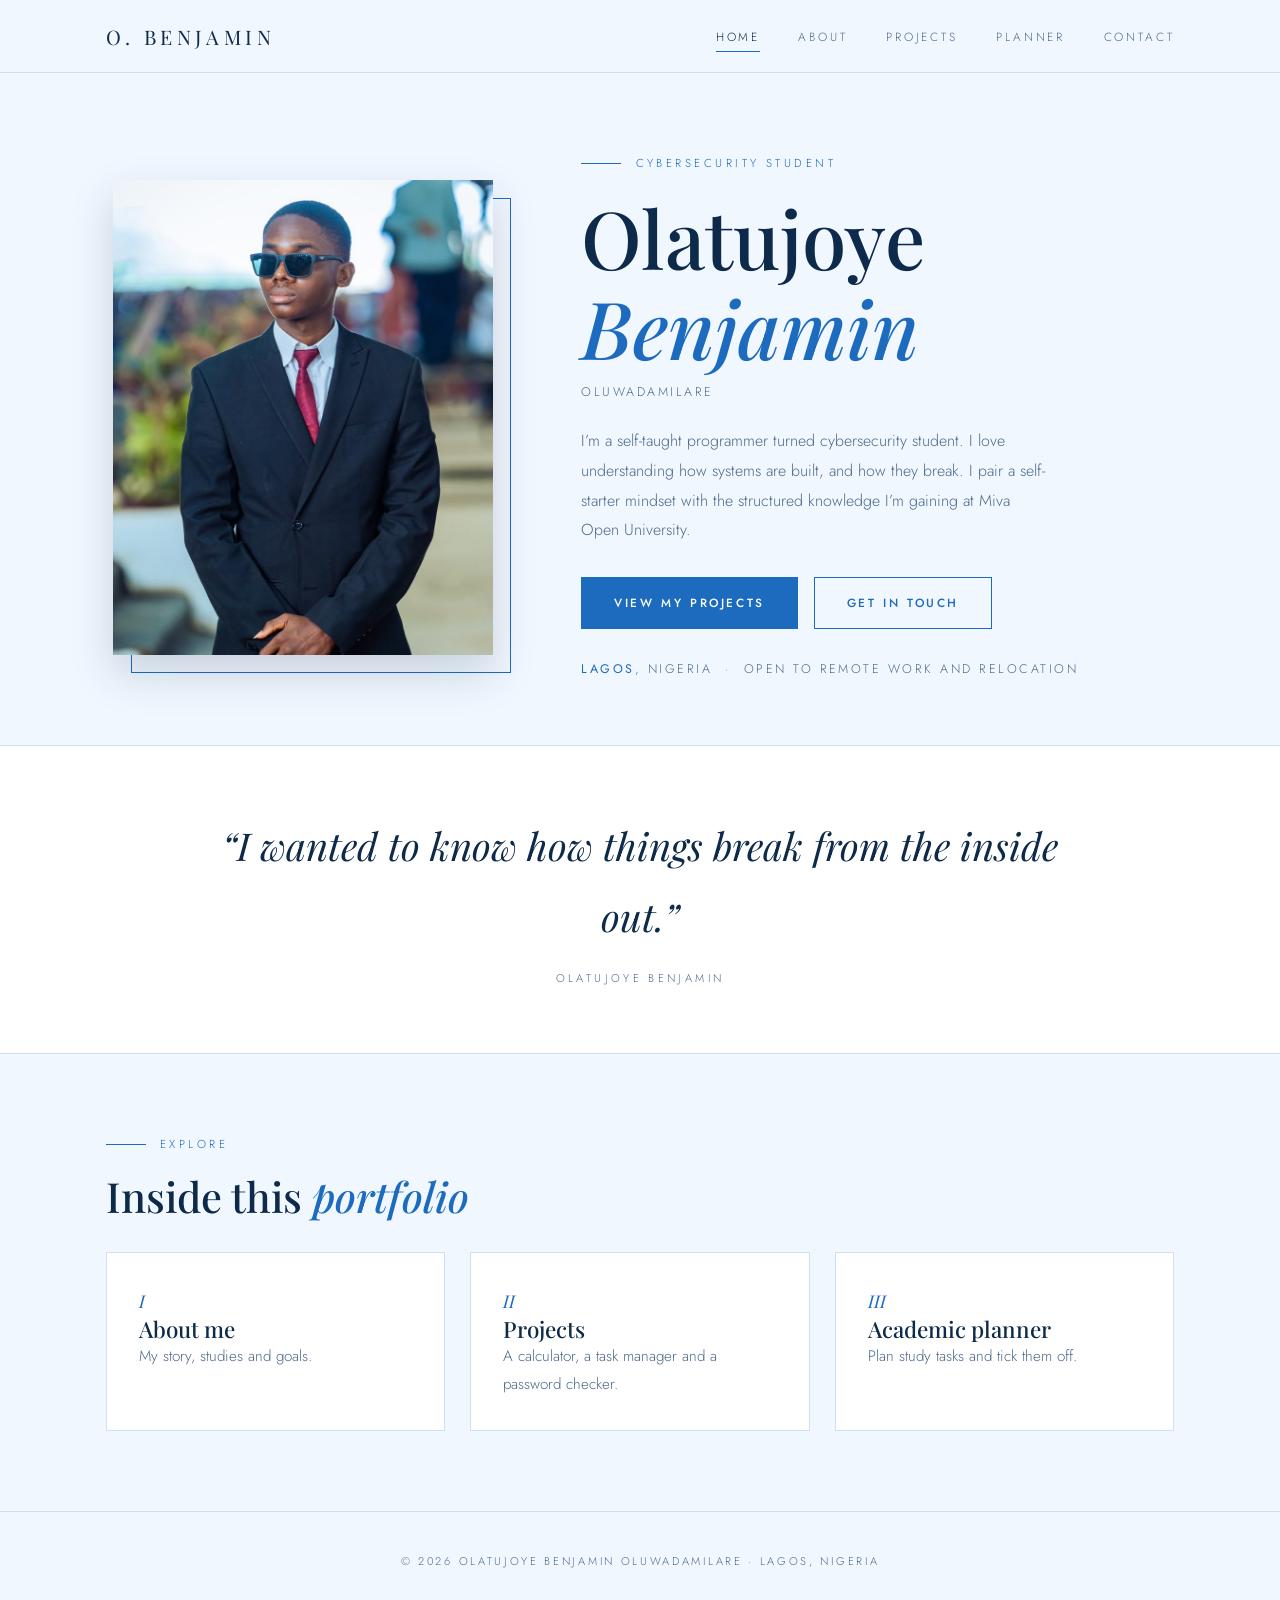
<file: index.html>
<!DOCTYPE html>
<html lang="en">
<head>
<meta charset="UTF-8">
<meta name="viewport" content="width=device-width, initial-scale=1">
<title>Home | Olatujoye Benjamin</title>
<meta name="description" content="Portfolio of Olatujoye Benjamin Oluwadamilare, cybersecurity student in Lagos.">
<link rel="preconnect" href="https://fonts.googleapis.com">
<link rel="preconnect" href="https://fonts.gstatic.com" crossorigin>
<link href="https://fonts.googleapis.com/css2?family=Jost:wght@300;400;500&family=Playfair+Display:ital,wght@0,500;0,600;1,500&display=swap" rel="stylesheet">
<link rel="stylesheet" href="style.css">
</head>
<body>
<div class="glow" id="glow" aria-hidden="true"></div>
<header class="site-header">
<div class="bar">
<a class="brand" href="index.html">O. Benjamin</a>
<button class="menu-btn" id="menuBtn" aria-label="Toggle menu" aria-expanded="false" aria-controls="menu">&#9776;</button>
<nav class="nav" aria-label="Main navigation"><ul id="menu"><li><a href="index.html" aria-current="page">Home</a></li><li><a href="about.html">About</a></li><li><a href="projects.html">Projects</a></li><li><a href="planner.html">Planner</a></li><li><a href="contact.html">Contact</a></li></ul></nav>
</div>
</header>
<main>

<section class="hero">
<div class="wrap">
<div class="frame"><img src="image.jpeg" alt="Portrait of Olatujoye Benjamin in a dark suit and sunglasses" width="800" height="1000"></div>
<div>
<p class="eyebrow">Cybersecurity student</p>
<h1>Olatujoye <em>Benjamin</em></h1>
<p class="sub" style="margin-top:.6rem">Oluwadamilare</p>
<p class="intro">I&rsquo;m a self-taught programmer turned cybersecurity student. I love understanding how systems are built, and how they break. I pair a self-starter mindset with the structured knowledge I&rsquo;m gaining at Miva Open University.</p>
<div class="btns"><a class="btn" href="projects.html">View my projects</a><a class="btn ghost" href="contact.html">Get in touch</a></div>
<p class="sub"><b>Lagos</b>, Nigeria &nbsp;&middot;&nbsp; Open to remote work and relocation</p>
</div>
</div>
</section>
<div class="quote"><p>&ldquo;I wanted to know how things break from the inside out.&rdquo;</p><small>Olatujoye Benjamin</small></div>
<section>
<div class="wrap">
<p class="eyebrow">Explore</p><h2>Inside this <em>portfolio</em></h2>
<div class="grid" style="margin-top:2rem">
<a class="card" href="about.html"><p class="num">I</p><h3>About me</h3><p>My story, studies and goals.</p></a>
<a class="card" href="projects.html"><p class="num">II</p><h3>Projects</h3><p>A calculator, a task manager and a password checker.</p></a>
<a class="card" href="planner.html"><p class="num">III</p><h3>Academic planner</h3><p>Plan study tasks and tick them off.</p></a>
</div>
</div>
</section>
</main>
<footer class="site-footer">
<p>&copy; 2026 Olatujoye Benjamin Oluwadamilare &middot; Lagos, Nigeria</p>
</footer>
<script src="main.js"></script>

</body>
</html>
</file>
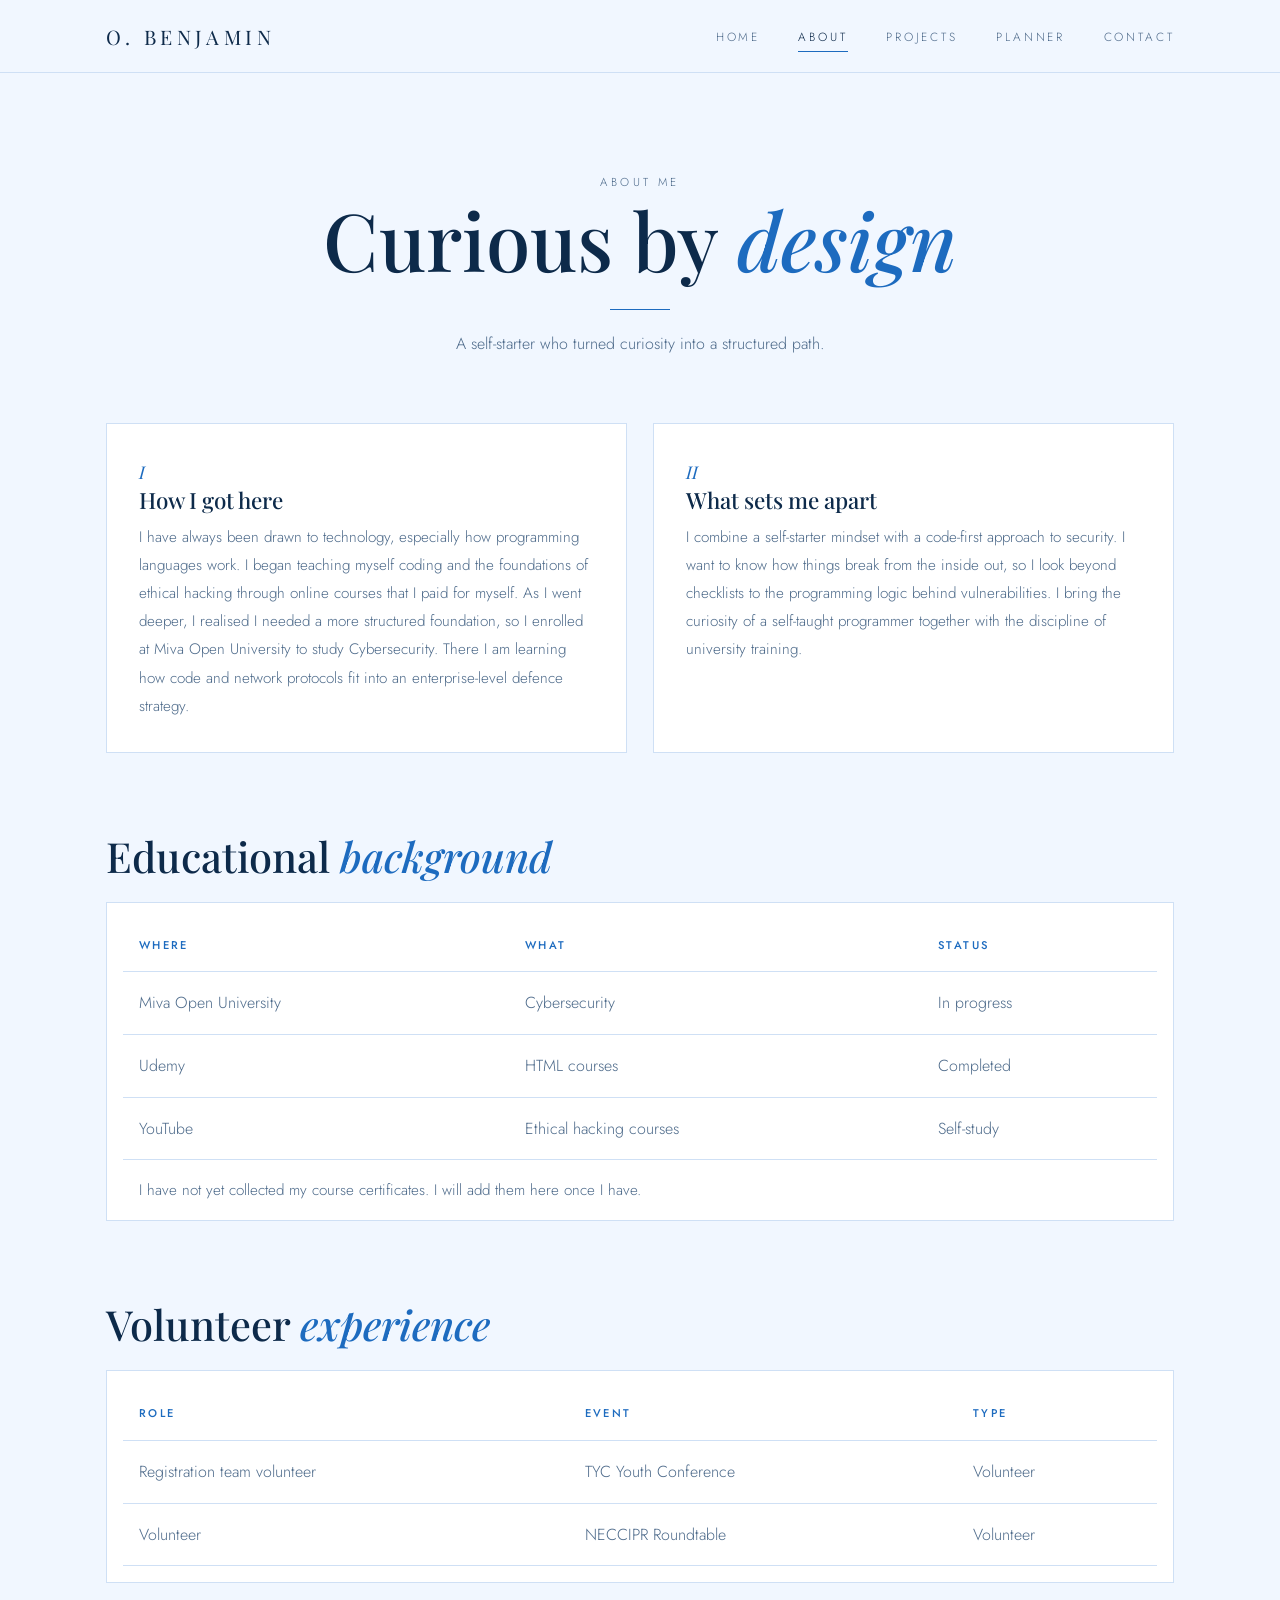
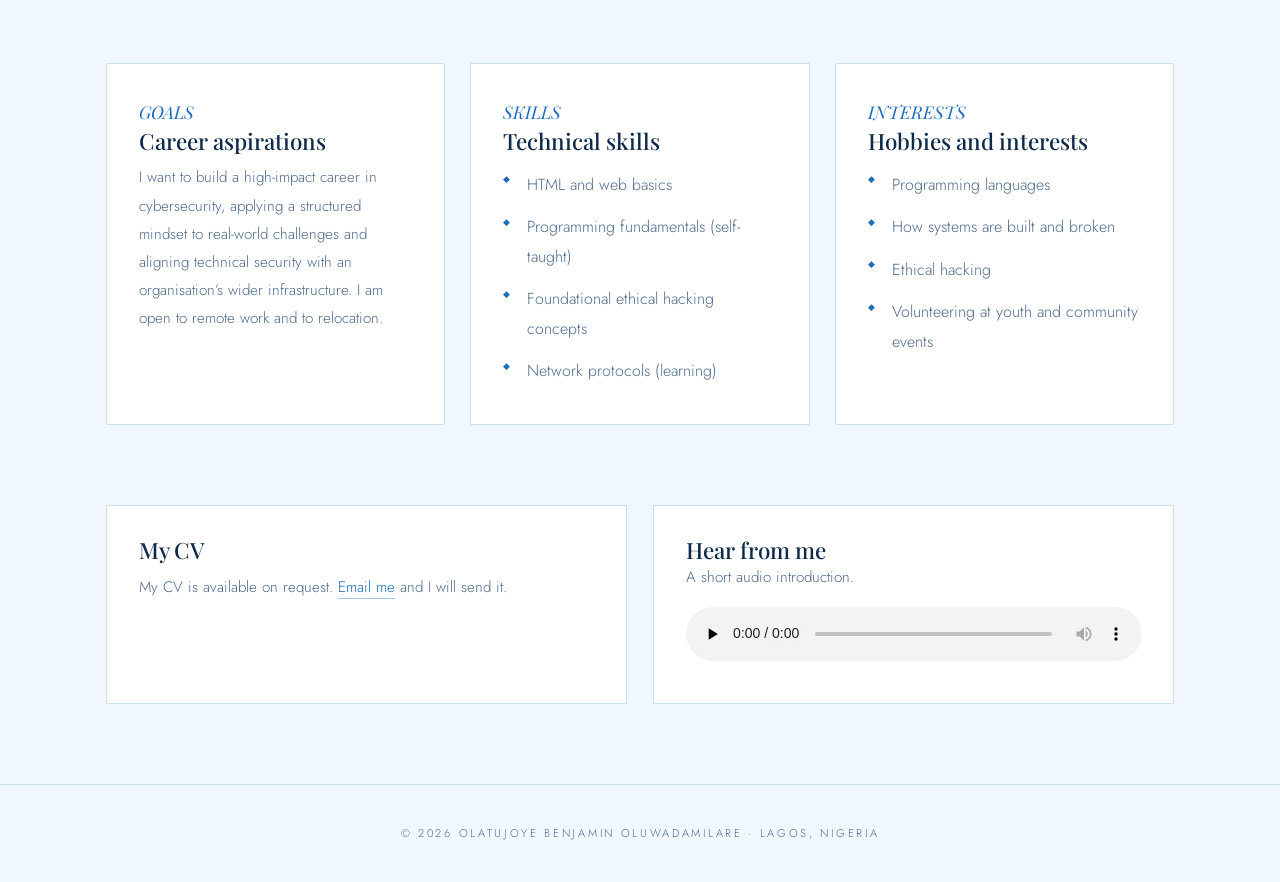
<file: about.html>
<!DOCTYPE html>
<html lang="en">
<head>
<meta charset="UTF-8">
<meta name="viewport" content="width=device-width, initial-scale=1">
<title>About Me | Olatujoye Benjamin</title>
<meta name="description" content="Education, skills, experience and goals of Olatujoye Benjamin.">
<link rel="preconnect" href="https://fonts.googleapis.com">
<link rel="preconnect" href="https://fonts.gstatic.com" crossorigin>
<link href="https://fonts.googleapis.com/css2?family=Jost:wght@300;400;500&family=Playfair+Display:ital,wght@0,500;0,600;1,500&display=swap" rel="stylesheet">
<link rel="stylesheet" href="style.css">
</head>
<body>
<div class="glow" id="glow" aria-hidden="true"></div>
<header class="site-header">
<div class="bar">
<a class="brand" href="index.html">O. Benjamin</a>
<button class="menu-btn" id="menuBtn" aria-label="Toggle menu" aria-expanded="false" aria-controls="menu">&#9776;</button>
<nav class="nav" aria-label="Main navigation"><ul id="menu"><li><a href="index.html">Home</a></li><li><a href="about.html" aria-current="page">About</a></li><li><a href="projects.html">Projects</a></li><li><a href="planner.html">Planner</a></li><li><a href="contact.html">Contact</a></li></ul></nav>
</div>
</header>
<main>

<div class="wrap page-title"><p class="eyebrow">About me</p><h1>Curious by <em>design</em></h1><div class="rule"></div><p>A self-starter who turned curiosity into a structured path.</p></div>
<section>
<div class="wrap grid" style="grid-template-columns:repeat(auto-fit,minmax(300px,1fr))">
<div class="card"><p class="num">I</p><h3>How I got here</h3><p style="margin-top:.6rem">I have always been drawn to technology, especially how programming languages work. I began teaching myself coding and the foundations of ethical hacking through online courses that I paid for myself. As I went deeper, I realised I needed a more structured foundation, so I enrolled at Miva Open University to study Cybersecurity. There I am learning how code and network protocols fit into an enterprise-level defence strategy.</p></div>
<div class="card"><p class="num">II</p><h3>What sets me apart</h3><p style="margin-top:.6rem">I combine a self-starter mindset with a code-first approach to security. I want to know how things break from the inside out, so I look beyond checklists to the programming logic behind vulnerabilities. I bring the curiosity of a self-taught programmer together with the discipline of university training.</p></div>
</div>
</section>
<section style="padding-top:0">
<div class="wrap">
<h2>Educational <em>background</em></h2>
<div class="card table-scroll" style="margin-top:1.4rem;padding:1rem">
<table>
<caption style="position:absolute;left:-9999px">My education and learning</caption>
<thead><tr><th scope="col">Where</th><th scope="col">What</th><th scope="col">Status</th></tr></thead>
<tbody>
<tr><td>Miva Open University</td><td>Cybersecurity</td><td>In progress</td></tr>
<tr><td>Udemy</td><td>HTML courses</td><td>Completed</td></tr>
<tr><td>YouTube</td><td>Ethical hacking courses</td><td>Self-study</td></tr>
</tbody>
</table>
<p style="padding:1rem 1rem 0;color:var(--muted)">I have not yet collected my course certificates. I will add them here once I have.</p>
</div>
</div>
</section>
<section style="padding-top:0">
<div class="wrap">
<h2>Volunteer <em>experience</em></h2>
<div class="card table-scroll" style="margin-top:1.4rem;padding:1rem">
<table>
<caption style="position:absolute;left:-9999px">My volunteer experience</caption>
<thead><tr><th scope="col">Role</th><th scope="col">Event</th><th scope="col">Type</th></tr></thead>
<tbody>
<tr><td>Registration team volunteer</td><td>TYC Youth Conference</td><td>Volunteer</td></tr>
<tr><td>Volunteer</td><td>NECCIPR Roundtable</td><td>Volunteer</td></tr>
</tbody>
</table>
</div>
</div>
</section>
<section style="padding-top:0">
<div class="wrap grid">
<div class="card"><p class="num">GOALS</p><h3>Career aspirations</h3><p style="margin-top:.6rem">I want to build a high-impact career in cybersecurity, applying a structured mindset to real-world challenges and aligning technical security with an organisation&rsquo;s wider infrastructure. I am open to remote work and to relocation.</p></div>
<div class="card"><p class="num">SKILLS</p><h3>Technical skills</h3><ul class="clean" style="margin-top:.6rem"><li>HTML and web basics</li><li>Programming fundamentals (self-taught)</li><li>Foundational ethical hacking concepts</li><li>Network protocols (learning)</li></ul></div>
<div class="card"><p class="num">INTERESTS</p><h3>Hobbies and interests</h3><ul class="clean" style="margin-top:.6rem"><li>Programming languages</li><li>How systems are built and broken</li><li>Ethical hacking</li><li>Volunteering at youth and community events</li></ul></div>
</div>
</section>
<section style="padding-top:0">
<div class="wrap grid">
<div class="card"><h3>My CV</h3><p style="margin-top:.6rem">My CV is available on request. <a href="mailto:Olatujoyebenjamin@gmail.com">Email me</a> and I will send it.</p></div>
<div class="card"><h3>Hear from me</h3><p>A short audio introduction.</p>
<audio controls preload="none"><source src="intro.mp3" type="audio/mpeg">Your browser does not support the audio element.</audio></div>
</div>
</section>
</main>
<footer class="site-footer">
<p>&copy; 2026 Olatujoye Benjamin Oluwadamilare &middot; Lagos, Nigeria</p>
</footer>
<script src="main.js"></script>

</body>
</html>
</file>
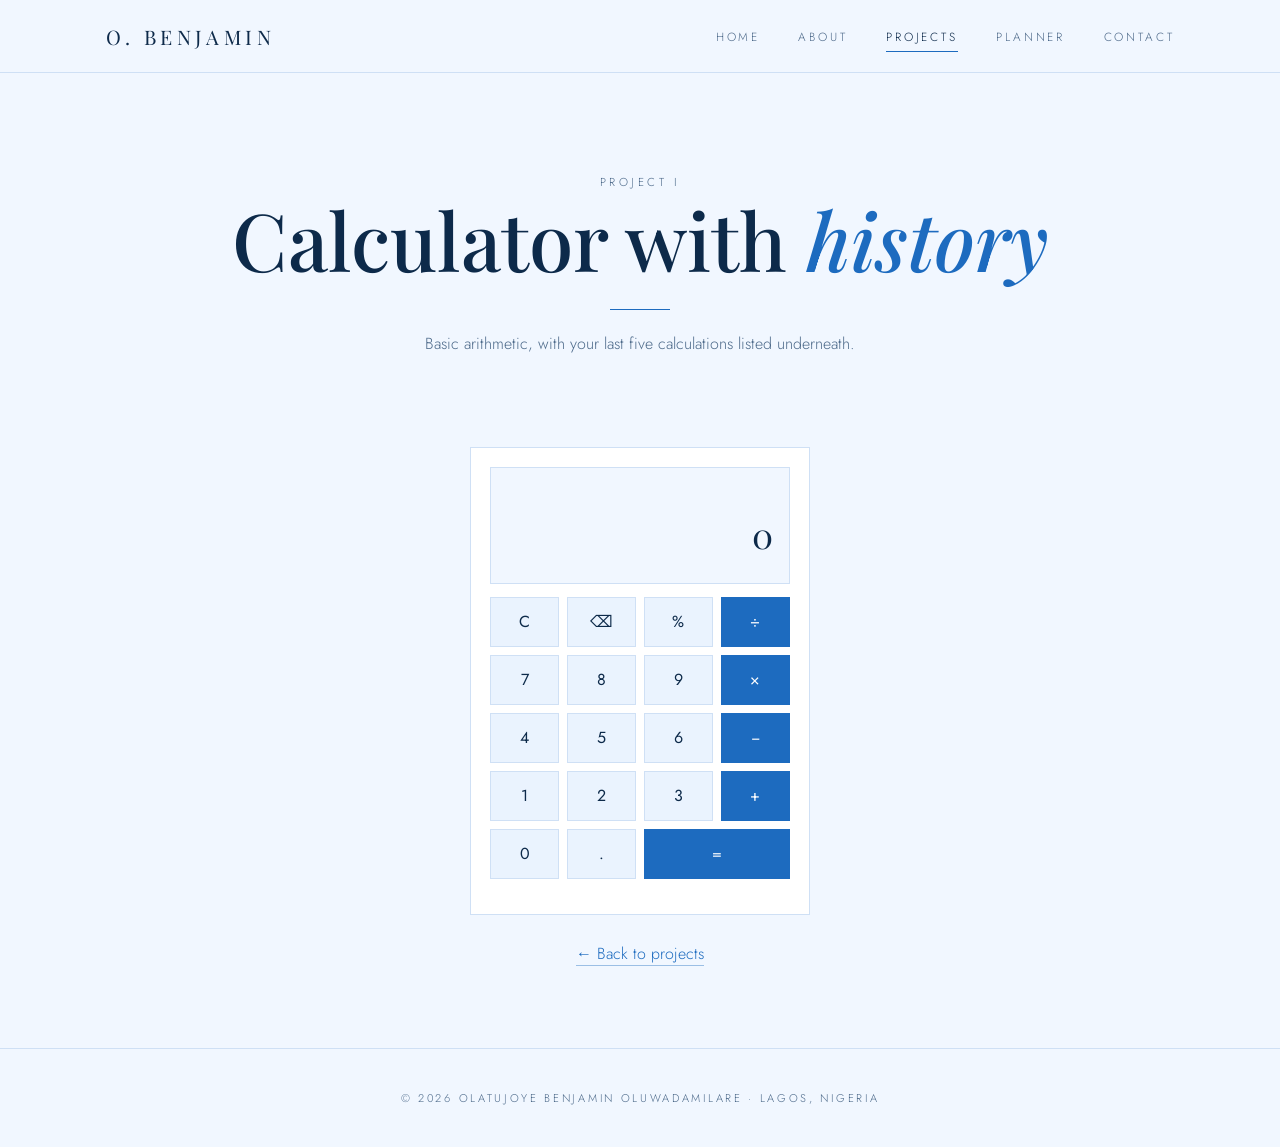
<file: calculator.html>
<!DOCTYPE html>
<html lang="en">
<head>
<meta charset="UTF-8">
<meta name="viewport" content="width=device-width, initial-scale=1">
<title>Calculator | Olatujoye Benjamin</title>
<meta name="description" content="Calculator with history.">
<link rel="preconnect" href="https://fonts.googleapis.com">
<link rel="preconnect" href="https://fonts.gstatic.com" crossorigin>
<link href="https://fonts.googleapis.com/css2?family=Jost:wght@300;400;500&family=Playfair+Display:ital,wght@0,500;0,600;1,500&display=swap" rel="stylesheet">
<link rel="stylesheet" href="style.css">
</head>
<body>
<div class="glow" id="glow" aria-hidden="true"></div>
<header class="site-header">
<div class="bar">
<a class="brand" href="index.html">O. Benjamin</a>
<button class="menu-btn" id="menuBtn" aria-label="Toggle menu" aria-expanded="false" aria-controls="menu">&#9776;</button>
<nav class="nav" aria-label="Main navigation"><ul id="menu"><li><a href="index.html">Home</a></li><li><a href="about.html">About</a></li><li><a href="projects.html" aria-current="page">Projects</a></li><li><a href="planner.html">Planner</a></li><li><a href="contact.html">Contact</a></li></ul></nav>
</div>
</header>
<main>

<div class="wrap page-title"><p class="eyebrow">Project I</p><h1>Calculator with <em>history</em></h1><div class="rule"></div><p>Basic arithmetic, with your last five calculations listed underneath.</p></div>
<section>
<div class="wrap">
<div class="card calc">
<div class="calc-screen"><small id="expr"></small><output id="display" aria-live="polite">0</output></div>
<div class="keys">
<button data-k="C">C</button><button data-k="DEL">&#9003;</button><button data-k="%">%</button><button data-k="÷" class="op">&divide;</button>
<button data-k="7">7</button><button data-k="8">8</button><button data-k="9">9</button><button data-k="×" class="op">&times;</button>
<button data-k="4">4</button><button data-k="5">5</button><button data-k="6">6</button><button data-k="−" class="op">&minus;</button>
<button data-k="1">1</button><button data-k="2">2</button><button data-k="3">3</button><button data-k="+" class="op">+</button>
<button data-k="0">0</button><button data-k=".">.</button><button data-k="=" class="op" style="grid-column:span 2">=</button>
</div>
<ul id="history" aria-label="Calculation history"></ul>
</div>
<p style="text-align:center"><a href="projects.html">&larr; Back to projects</a></p>
</div>
</section>
</main>
<footer class="site-footer">
<p>&copy; 2026 Olatujoye Benjamin Oluwadamilare &middot; Lagos, Nigeria</p>
</footer>
<script src="main.js"></script>
<script src="calculator.js"></script>
</body>
</html>
</file>
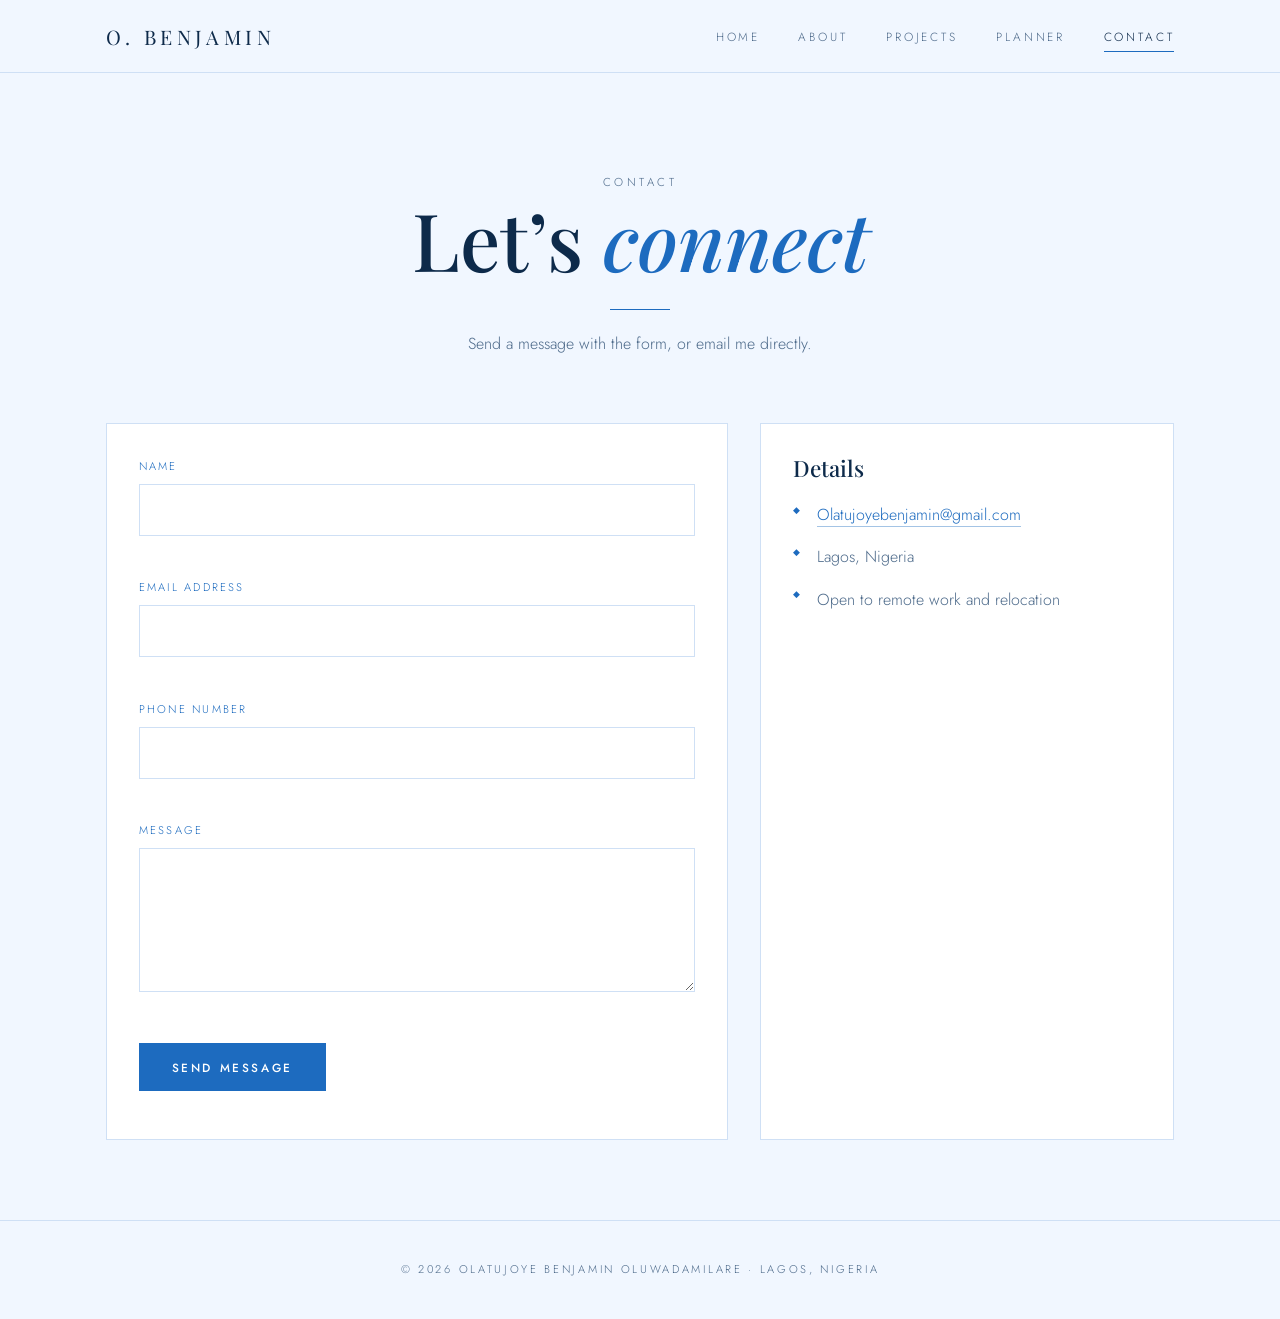
<file: contact.html>
<!DOCTYPE html>
<html lang="en">
<head>
<meta charset="UTF-8">
<meta name="viewport" content="width=device-width, initial-scale=1">
<title>Contact | Olatujoye Benjamin</title>
<meta name="description" content="Contact Olatujoye Benjamin.">
<link rel="preconnect" href="https://fonts.googleapis.com">
<link rel="preconnect" href="https://fonts.gstatic.com" crossorigin>
<link href="https://fonts.googleapis.com/css2?family=Jost:wght@300;400;500&family=Playfair+Display:ital,wght@0,500;0,600;1,500&display=swap" rel="stylesheet">
<link rel="stylesheet" href="style.css">
</head>
<body>
<div class="glow" id="glow" aria-hidden="true"></div>
<header class="site-header">
<div class="bar">
<a class="brand" href="index.html">O. Benjamin</a>
<button class="menu-btn" id="menuBtn" aria-label="Toggle menu" aria-expanded="false" aria-controls="menu">&#9776;</button>
<nav class="nav" aria-label="Main navigation"><ul id="menu"><li><a href="index.html">Home</a></li><li><a href="about.html">About</a></li><li><a href="projects.html">Projects</a></li><li><a href="planner.html">Planner</a></li><li><a href="contact.html" aria-current="page">Contact</a></li></ul></nav>
</div>
</header>
<main>

<div class="wrap page-title"><p class="eyebrow">Contact</p><h1>Let&rsquo;s <em>connect</em></h1><div class="rule"></div><p>Send a message with the form, or email me directly.</p></div>
<section>
<div class="wrap contact">
<form class="card" id="contactForm" novalidate>
<div class="field"><label for="name">Name</label><input type="text" id="name" name="name" autocomplete="name"><p class="error" id="nameError"></p></div>
<div class="field"><label for="email">Email address</label><input type="text" id="email" name="email" autocomplete="email"><p class="error" id="emailError"></p></div>
<div class="field"><label for="phone">Phone number</label><input type="text" id="phone" name="phone" inputmode="numeric" autocomplete="tel"><p class="error" id="phoneError"></p></div>
<div class="field"><label for="message">Message</label><textarea id="message" name="message" rows="5"></textarea><p class="error" id="messageError"></p></div>
<button class="btn" type="submit">Send message</button>
<p id="formStatus" role="status"></p>
</form>
<aside class="card">
<h3>Details</h3>
<ul class="clean" style="margin-top:.8rem"><li><a href="mailto:Olatujoyebenjamin@gmail.com">Olatujoyebenjamin@gmail.com</a></li><li>Lagos, Nigeria</li><li>Open to remote work and relocation</li></ul>
</aside>
</div>
</section>
</main>
<footer class="site-footer">
<p>&copy; 2026 Olatujoye Benjamin Oluwadamilare &middot; Lagos, Nigeria</p>
</footer>
<script src="main.js"></script>
<script src="contact.js"></script>
</body>
</html>
</file>
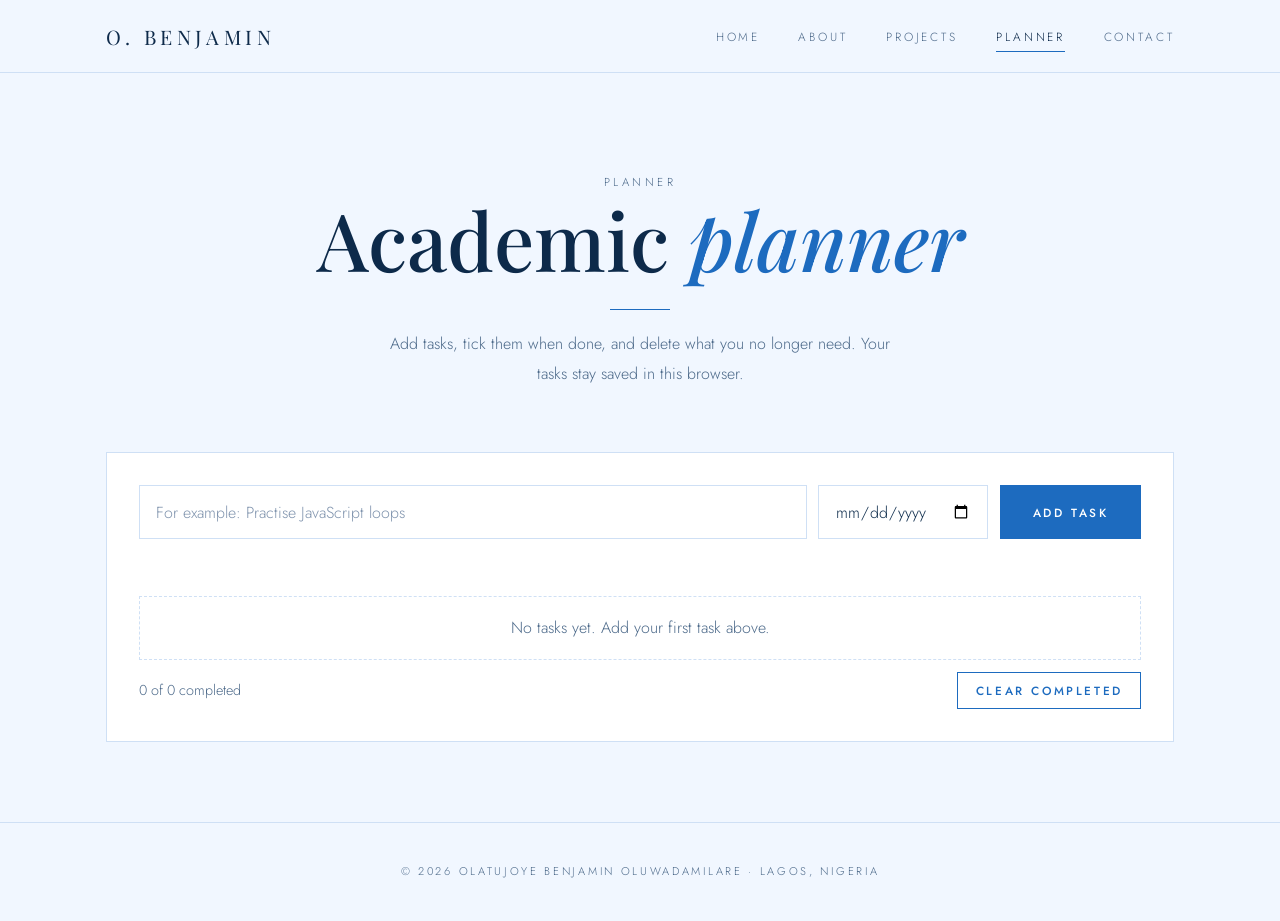
<file: planner.html>
<!DOCTYPE html>
<html lang="en">
<head>
<meta charset="UTF-8">
<meta name="viewport" content="width=device-width, initial-scale=1">
<title>Academic Planner | Olatujoye Benjamin</title>
<meta name="description" content="Plan study tasks and deadlines.">
<link rel="preconnect" href="https://fonts.googleapis.com">
<link rel="preconnect" href="https://fonts.gstatic.com" crossorigin>
<link href="https://fonts.googleapis.com/css2?family=Jost:wght@300;400;500&family=Playfair+Display:ital,wght@0,500;0,600;1,500&display=swap" rel="stylesheet">
<link rel="stylesheet" href="style.css">
</head>
<body>
<div class="glow" id="glow" aria-hidden="true"></div>
<header class="site-header">
<div class="bar">
<a class="brand" href="index.html">O. Benjamin</a>
<button class="menu-btn" id="menuBtn" aria-label="Toggle menu" aria-expanded="false" aria-controls="menu">&#9776;</button>
<nav class="nav" aria-label="Main navigation"><ul id="menu"><li><a href="index.html">Home</a></li><li><a href="about.html">About</a></li><li><a href="projects.html">Projects</a></li><li><a href="planner.html" aria-current="page">Planner</a></li><li><a href="contact.html">Contact</a></li></ul></nav>
</div>
</header>
<main>

<div class="wrap page-title"><p class="eyebrow">Planner</p><h1>Academic <em>planner</em></h1><div class="rule"></div><p>Add tasks, tick them when done, and delete what you no longer need. Your tasks stay saved in this browser.</p></div>
<section>
<div class="wrap">
<div class="card">
<form id="taskForm" class="add-task" novalidate>
<label for="taskInput" style="position:absolute;left:-9999px">Task</label>
<input type="text" id="taskInput" placeholder="For example: Practise JavaScript loops" maxlength="120">
<label for="taskDate" style="position:absolute;left:-9999px">Due date</label>
<input type="date" id="taskDate">
<button class="btn" type="submit">Add task</button>
</form>
<p class="error" id="taskMsg" role="alert"></p>
<ul id="taskList"></ul>
<div class="stats"><span id="count">0 of 0 completed</span><button class="btn ghost" id="clearDone" type="button" style="padding:.55rem 1.1rem">Clear completed</button></div>
</div>
</div>
</section>
</main>
<footer class="site-footer">
<p>&copy; 2026 Olatujoye Benjamin Oluwadamilare &middot; Lagos, Nigeria</p>
</footer>
<script src="main.js"></script>
<script src="planner.js"></script>
</body>
</html>
</file>
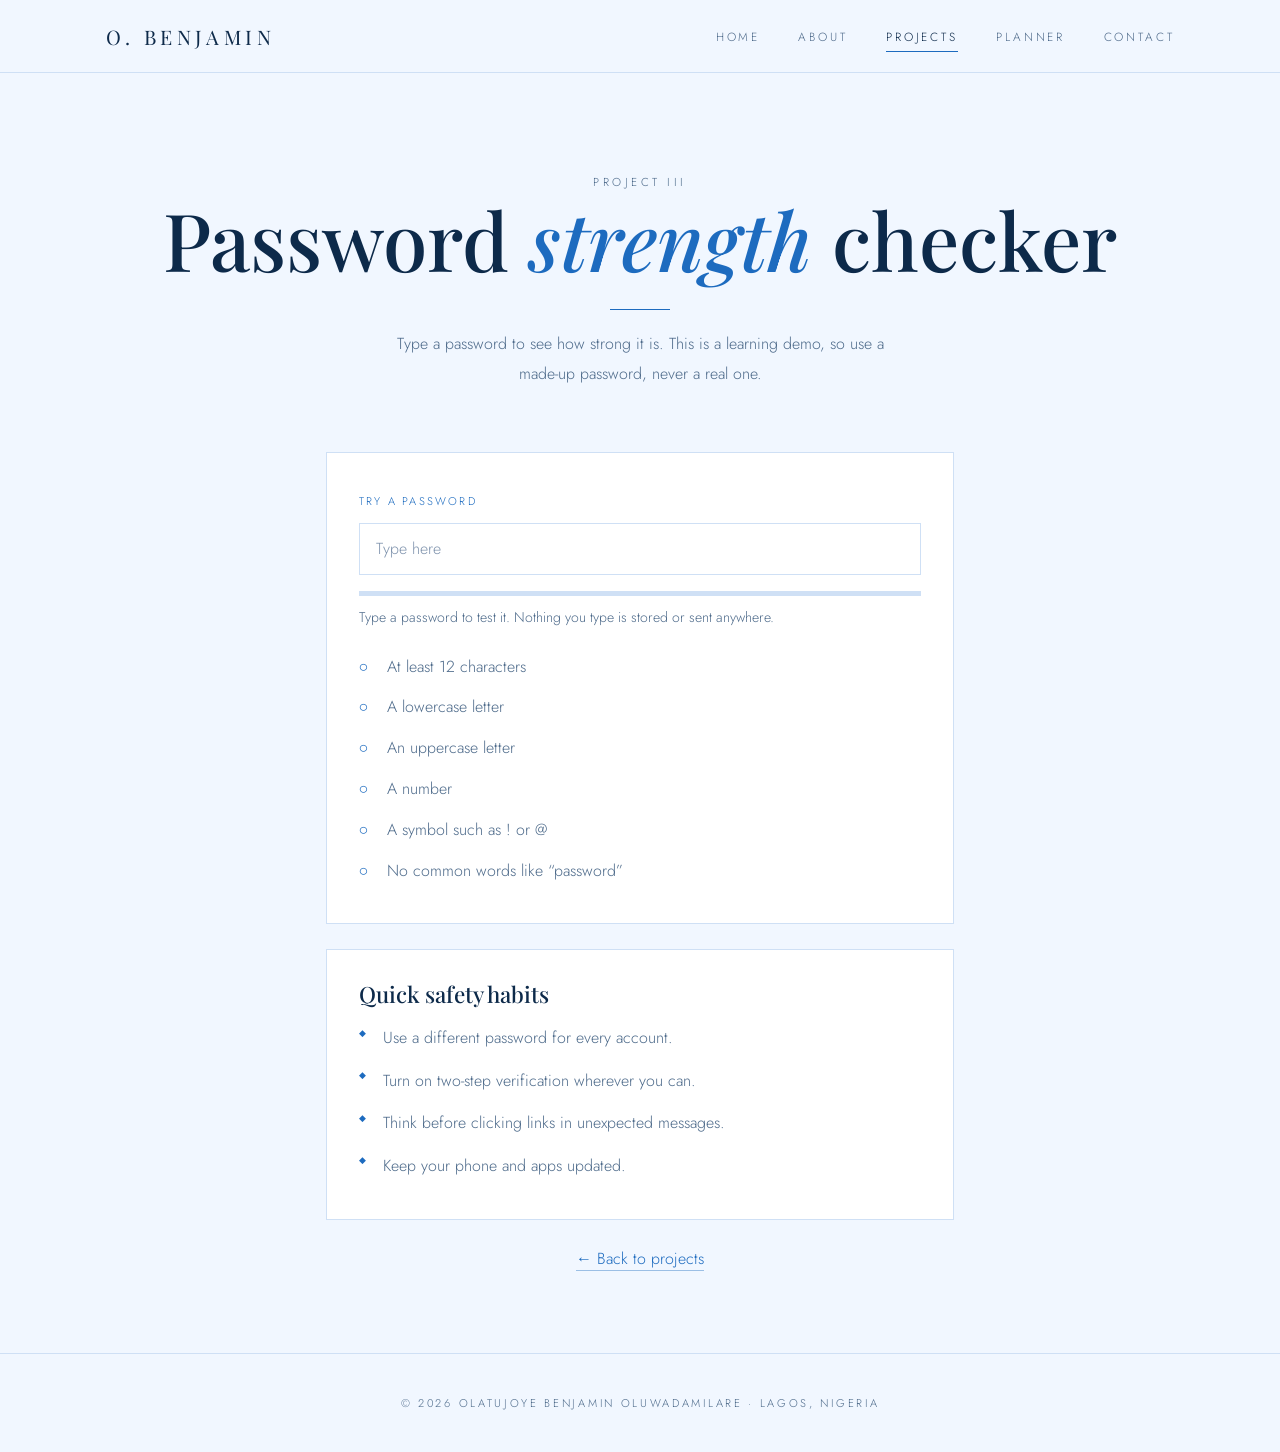
<file: safety.html>
<!DOCTYPE html>
<html lang="en">
<head>
<meta charset="UTF-8">
<meta name="viewport" content="width=device-width, initial-scale=1">
<title>Password Strength Checker | Olatujoye Benjamin</title>
<meta name="description" content="Check how strong a password is.">
<link rel="preconnect" href="https://fonts.googleapis.com">
<link rel="preconnect" href="https://fonts.gstatic.com" crossorigin>
<link href="https://fonts.googleapis.com/css2?family=Jost:wght@300;400;500&family=Playfair+Display:ital,wght@0,500;0,600;1,500&display=swap" rel="stylesheet">
<link rel="stylesheet" href="style.css">
</head>
<body>
<div class="glow" id="glow" aria-hidden="true"></div>
<header class="site-header">
<div class="bar">
<a class="brand" href="index.html">O. Benjamin</a>
<button class="menu-btn" id="menuBtn" aria-label="Toggle menu" aria-expanded="false" aria-controls="menu">&#9776;</button>
<nav class="nav" aria-label="Main navigation"><ul id="menu"><li><a href="index.html">Home</a></li><li><a href="about.html">About</a></li><li><a href="projects.html" aria-current="page">Projects</a></li><li><a href="planner.html">Planner</a></li><li><a href="contact.html">Contact</a></li></ul></nav>
</div>
</header>
<main>

<div class="wrap page-title"><p class="eyebrow">Project III</p><h1>Password <em>strength</em> checker</h1><div class="rule"></div><p>Type a password to see how strong it is. This is a learning demo, so use a made-up password, never a real one.</p></div>
<section>
<div class="wrap" style="max-width:680px">
<div class="card">
<label for="pw" style="font-size:.7rem;letter-spacing:.2em;text-transform:uppercase;color:var(--gold)">Try a password</label>
<input type="text" id="pw" autocomplete="off" placeholder="Type here" style="margin-top:.5rem">
<div class="meter"><span id="bar"></span></div>
<p id="strength" style="color:var(--muted);font-size:.88rem">Type a password to test it. Nothing you type is stored or sent anywhere.</p>
<ul class="checks" id="checks">
<li>At least 12 characters</li><li>A lowercase letter</li><li>An uppercase letter</li><li>A number</li><li>A symbol such as ! or @</li><li>No common words like &ldquo;password&rdquo;</li>
</ul>
</div>
<div class="card" style="margin-top:1.6rem"><h3>Quick safety habits</h3>
<ul class="clean" style="margin-top:.6rem"><li>Use a different password for every account.</li><li>Turn on two-step verification wherever you can.</li><li>Think before clicking links in unexpected messages.</li><li>Keep your phone and apps updated.</li></ul></div>
<p style="text-align:center;margin-top:1.5rem"><a href="projects.html">&larr; Back to projects</a></p>
</div>
</section>
</main>
<footer class="site-footer">
<p>&copy; 2026 Olatujoye Benjamin Oluwadamilare &middot; Lagos, Nigeria</p>
</footer>
<script src="main.js"></script>
<script src="safety.js"></script>
</body>
</html>
</file>
<file: style.css>
:root{--bg:#f1f7ff;--card:#ffffff;--card2:#eaf3fe;--line:#cfe0f5;--ink:#12304f;--navy:#0d2a4a;--muted:#4d6a8a;--gold:#1d6bbf;--serif:'Playfair Display',Georgia,serif;--sans:'Jost','Helvetica Neue',Arial,sans-serif}
*{box-sizing:border-box;margin:0;padding:0}
html{scroll-behavior:smooth}
body{background:var(--bg);color:var(--ink);font-family:var(--sans);font-size:16px;font-weight:300;line-height:1.85;overflow-x:hidden;position:relative}
h1,h2,h3{font-family:var(--serif);font-weight:500;line-height:1.12;color:var(--navy)}
h1{font-size:clamp(2.7rem,6.5vw,5rem)}h2{font-size:clamp(1.8rem,3.5vw,2.6rem);margin-bottom:.8rem}h3{font-size:1.4rem}
em{font-style:italic;color:var(--gold)}
a{color:var(--gold);text-decoration:none;border-bottom:1px solid rgba(29,107,191,.4)}a:hover{color:var(--navy);border-color:var(--navy)}
img{max-width:100%;display:block}
:focus-visible{outline:2px solid var(--gold);outline-offset:4px}
.glow{position:fixed;top:0;left:0;width:440px;height:440px;margin:-220px 0 0 -220px;border-radius:50%;pointer-events:none;z-index:0;background:radial-gradient(circle,rgba(47,127,209,.30) 0%,rgba(47,127,209,.12) 40%,transparent 70%);opacity:0;transition:opacity .4s;will-change:transform}
.glow.on{opacity:1}
header,main,footer{position:relative;z-index:1}
.site-header{position:sticky;top:0;z-index:20;background:rgba(241,247,255,.92);backdrop-filter:blur(10px);border-bottom:1px solid var(--line)}
.bar{max-width:1120px;margin:auto;padding:1.1rem 1.6rem;display:flex;align-items:center;justify-content:space-between}
.brand{font-family:var(--serif);font-size:1.25rem;letter-spacing:.22em;text-transform:uppercase;color:var(--navy);border:none}.brand:hover{color:var(--gold)}
.nav ul{list-style:none;display:flex;gap:2.4rem}
.nav a{border:none;font-size:.74rem;letter-spacing:.24em;text-transform:uppercase;color:var(--muted);padding:.4rem 0;position:relative;transition:color .3s}
.nav a::after{content:"";position:absolute;left:0;bottom:0;width:0;height:1px;background:var(--gold);transition:width .3s}
.nav a:hover{color:var(--navy)}.nav a:hover::after,.nav a[aria-current="page"]::after{width:100%}
.nav a[aria-current="page"]{color:var(--navy)}
.menu-btn{display:none;background:none;border:1px solid var(--line);color:var(--navy);font-size:1.3rem;padding:.2rem .7rem;cursor:pointer}
.wrap{max-width:1120px;margin:auto;padding:0 1.6rem}
section{padding:5rem 0}
.eyebrow{font-size:.72rem;letter-spacing:.3em;text-transform:uppercase;color:var(--gold);margin-bottom:1.1rem;display:flex;align-items:center;gap:.9rem}
.eyebrow::before{content:"";width:40px;height:1px;background:var(--gold)}
.hero{padding:5rem 0 4rem}
.hero .wrap{display:grid;grid-template-columns:.8fr 1.2fr;gap:5rem;align-items:center}
.frame{position:relative;max-width:380px;margin-inline:auto;width:100%}
.frame::after{content:"";position:absolute;inset:18px -18px -18px 18px;border:1px solid var(--gold);z-index:-1}.frame img{box-shadow:0 18px 40px rgba(13,42,74,.18)}
.frame img{width:100%;height:auto;aspect-ratio:4/5;object-fit:cover}
.hero .intro{color:var(--muted);max-width:52ch;margin:1.4rem 0}
.sub{font-size:.78rem;letter-spacing:.2em;text-transform:uppercase;color:var(--muted);margin-top:1.8rem}
.sub b{color:var(--gold);font-weight:400}
.btn{display:inline-block;padding:.9rem 2rem;border:1px solid var(--gold);background:var(--gold);color:#fff;font-family:var(--sans);font-size:.74rem;font-weight:500;letter-spacing:.22em;text-transform:uppercase;cursor:pointer;transition:background .3s,color .3s,transform .3s}
.btn:hover{background:transparent;color:var(--gold);transform:translateY(-2px);border-color:var(--gold)}
.btn.ghost{background:transparent;color:var(--gold)}.btn.ghost:hover{background:var(--gold);color:#fff}
.btns{display:flex;gap:1rem;flex-wrap:wrap;margin-top:2rem}
.quote{border-block:1px solid var(--line);text-align:center;padding:4rem 1.6rem;background:var(--card)}
.quote p{font-family:var(--serif);font-style:italic;font-size:clamp(1.5rem,3.6vw,2.4rem);color:var(--navy);max-width:900px;margin:auto}
.quote small{display:block;margin-top:1rem;font-size:.7rem;letter-spacing:.3em;text-transform:uppercase;color:var(--muted)}
.grid{display:grid;grid-template-columns:repeat(auto-fit,minmax(250px,1fr));gap:1.6rem}
.card{background:var(--card);border:1px solid var(--line);padding:2rem;transition:border-color .3s,transform .3s}
a.card{display:block;color:var(--ink);border-bottom:1px solid var(--line)}a.card:hover{border-color:var(--gold);transform:translateY(-4px);color:var(--ink)}
.card p{color:var(--muted);font-size:.95rem}.card .num{font-family:var(--serif);font-style:italic;color:var(--gold);font-size:1.1rem}
.page-title{text-align:center;padding:5rem 0 1rem}.page-title .eyebrow{justify-content:center}.page-title .eyebrow::before{display:none}
.page-title p{color:var(--muted);max-width:56ch;margin:1.2rem auto 0}
.rule{width:60px;height:1px;background:var(--gold);margin:1.6rem auto 0}
.page-title+section{padding-top:3rem}
.lead{color:var(--muted);max-width:62ch}
ul.clean{list-style:none}ul.clean li{padding:.4rem 0 .4rem 1.5rem;position:relative;color:var(--muted)}
ul.clean li::before{content:"\25C6";position:absolute;left:0;top:.5rem;font-size:.55rem;color:var(--gold)}
.table-scroll{overflow-x:auto}
table{width:100%;border-collapse:collapse;min-width:480px}
th,td{text-align:left;padding:1rem;border-bottom:1px solid var(--line)}
th{font-size:.7rem;letter-spacing:.22em;text-transform:uppercase;color:var(--gold);font-weight:500}
td{color:var(--muted)}
.tags{display:flex;flex-wrap:wrap;gap:.5rem;margin:.9rem 0}
.tags span{border:1px solid var(--line);color:var(--gold);padding:.05rem .8rem;font-size:.68rem;letter-spacing:.14em;text-transform:uppercase}
.project{padding:0;overflow:hidden;display:flex;flex-direction:column}
.project img{width:100%;height:auto;aspect-ratio:600/340;border-bottom:1px solid var(--line)}
.project .body{padding:1.7rem;display:flex;flex-direction:column;flex:1}
.project .btns{justify-content:flex-start;margin-top:auto;padding-top:.8rem}.project .btn{padding:.65rem 1.3rem}
.note{border:1px solid var(--line);border-left:2px solid var(--gold);padding:1rem 1.4rem;color:var(--muted);font-size:.88rem;margin-top:2.5rem}
audio{width:100%;margin-top:1rem}
input,textarea{font-family:inherit;font-weight:300;font-size:1rem;padding:.85rem 1rem;border:1px solid var(--line);background:#fff;color:var(--ink);width:100%}
input:focus,textarea:focus{border-color:var(--gold);outline:none}
::placeholder{color:#7f93ad}
.add-task{display:grid;grid-template-columns:1fr auto auto;gap:.7rem}
#taskList{list-style:none;margin-top:1.4rem}
#taskList li{display:flex;align-items:center;gap:1rem;padding:1rem;border:1px solid var(--line);background:var(--card2);margin-bottom:.7rem;animation:pop .3s ease}
#taskList li.done .label{text-decoration:line-through;color:#8aa0bb}
#taskList input[type=checkbox]{width:20px;height:20px;accent-color:#1d6bbf;flex:none}
.label{flex:1;word-break:break-word}.label small{display:block;color:var(--muted)}
.del{background:none;border:none;color:var(--gold);cursor:pointer;font-family:inherit;padding:.3rem .6rem;text-decoration:underline}.del:hover{color:var(--navy)}
.stats{display:flex;justify-content:space-between;align-items:center;flex-wrap:wrap;gap:.6rem;color:var(--muted);margin-top:.8rem;font-size:.9rem}
#taskList li.empty{display:block;text-align:center;color:var(--muted);border-style:dashed;background:transparent}
@keyframes pop{from{opacity:0;transform:scale(.98)}to{opacity:1;transform:none}}
.contact{display:grid;grid-template-columns:1.2fr .8fr;gap:2rem}
.field{margin-bottom:1.2rem}.field label{display:block;font-size:.7rem;letter-spacing:.2em;text-transform:uppercase;margin-bottom:.45rem;color:var(--gold)}
.error{color:#b00020;font-size:.82rem;min-height:1.2em;margin-top:.25rem}
.field.invalid input,.field.invalid textarea{border-color:#b00020}
#formStatus,#taskMsg{margin-top:1rem;font-weight:500}
.calc{max-width:340px;margin:1.5rem auto;padding:1.2rem}
.calc-screen{background:var(--bg);border:1px solid var(--line);padding:1rem;text-align:right;min-height:86px}
.calc-screen small{display:block;color:var(--muted);min-height:1.4em;font-size:.8rem}.calc-screen output{font-family:var(--serif);font-size:2.2rem;color:var(--navy);overflow-wrap:anywhere}
.keys{display:grid;grid-template-columns:repeat(4,1fr);gap:.5rem;margin-top:.8rem}
.keys button{min-height:50px;border:1px solid var(--line);background:var(--card2);color:var(--navy);font-family:var(--sans);font-size:1rem;cursor:pointer;transition:background .2s,color .2s}
.keys button:hover{background:#d5e6fa}.keys .op{background:var(--gold);color:#fff;border-color:var(--gold)}.keys .op:hover{background:var(--navy)}
#history{list-style:none;margin-top:1rem;color:var(--muted);font-size:.85rem}#history li{padding:.3rem 0;border-bottom:1px solid var(--line)}
.meter{height:5px;background:var(--line);margin:1rem 0 .5rem}.meter span{display:block;height:100%;width:0;background:var(--gold);transition:width .3s,background .3s}
.checks{list-style:none;margin-top:1rem}.checks li{padding:.35rem 0 .35rem 1.8rem;position:relative;color:var(--muted)}
.checks li::before{content:"\25CB";position:absolute;left:0;color:var(--gold)}.checks li.ok{color:var(--navy);font-weight:500}.checks li.ok::before{content:"\25CF"}
.site-footer{border-top:1px solid var(--line);text-align:center;padding:2.4rem 1rem;color:var(--muted);font-size:.7rem;letter-spacing:.24em;text-transform:uppercase}
@media(max-width:820px){
 .menu-btn{display:block}.nav{position:absolute;top:100%;left:0;right:0;background:#f1f7ff;border-bottom:1px solid var(--line)}
 .nav ul{display:none;flex-direction:column;gap:.2rem;padding:.8rem 1.6rem 1.2rem}.nav ul.open{display:flex}.nav a{display:block;padding:.7rem 0}
 .hero .wrap,.contact{grid-template-columns:1fr;gap:3rem}.frame{max-width:300px}
 .add-task{grid-template-columns:1fr}section{padding:3.4rem 0}
}
@media(prefers-reduced-motion:reduce){*{animation:none!important;transition:none!important}html{scroll-behavior:auto}.glow{display:none}}
</file>
